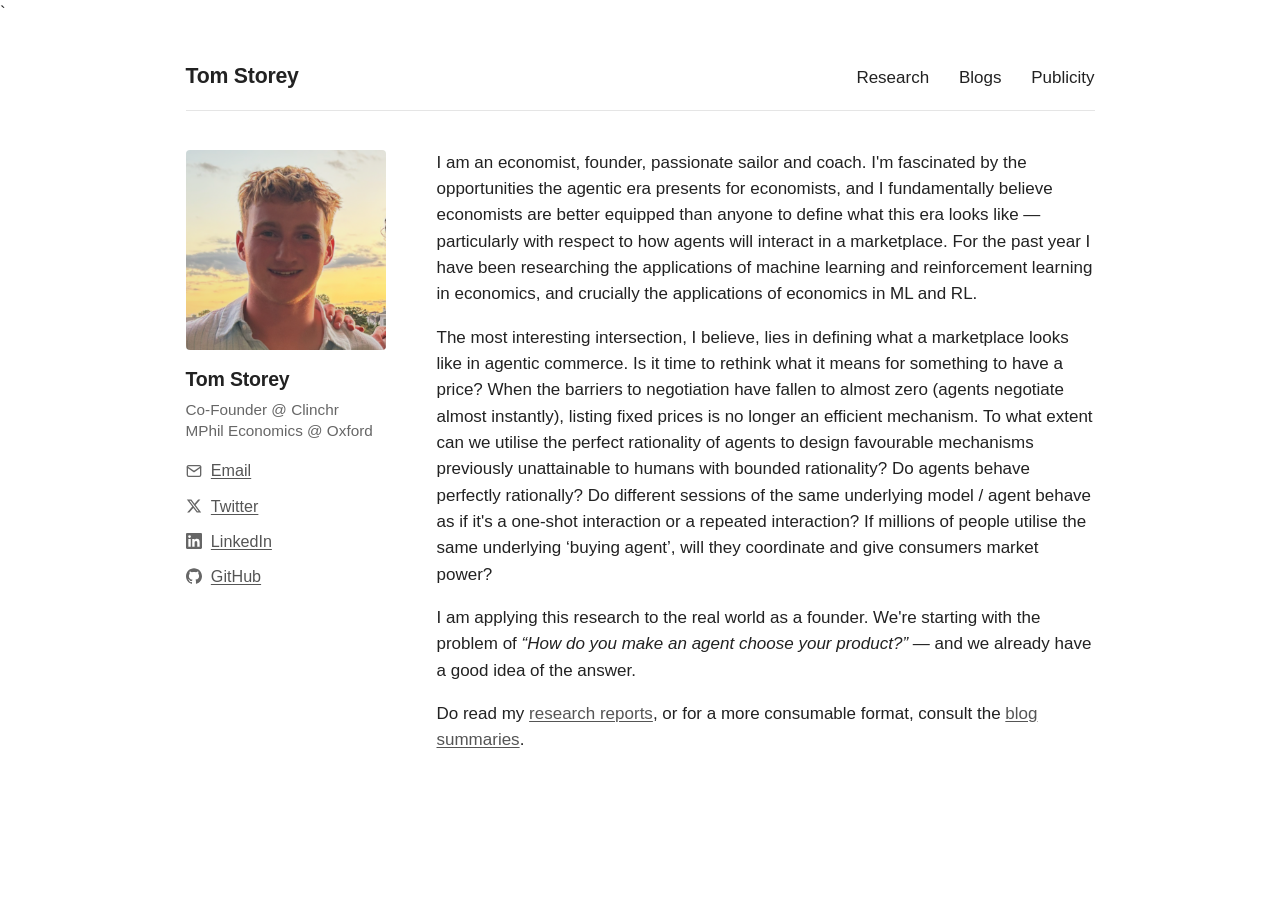
<file: index.html>
`<!doctype html>
<html lang="en">
<head>
  <meta charset="utf-8">
  <meta name="viewport" content="width=device-width, initial-scale=1">
  <title>Tom Storey</title>
  <meta name="description" content="Tom Storey — Co-Founder at Clinchr, MPhil Economics at Oxford. Researching the intersection of economics, machine learning, and agentic commerce.">
  <link rel="stylesheet" href="style.css">
</head>
<body>
  <div class="container">

    <header class="site-header">
      <div class="site-name"><a href="index.html">Tom Storey</a></div>
      <nav class="site-nav">
        <a href="research.html">Research</a>
        <a href="blogs.html">Blogs</a>
        <a href="publicity.html">Publicity</a>
      </nav>
    </header>

    <div class="layout">

      <aside class="sidebar">
        <img src="images/profile.jpg" alt="Tom Storey">
        <p class="name">Tom Storey</p>
        <p class="roles">
          <span>Co-Founder @ Clinchr</span>
          <span>MPhil Economics @ Oxford</span>
        </p>
        <ul>
          <li>
            <a href="mailto:tom@clinchr.ai">
              <svg xmlns="http://www.w3.org/2000/svg" width="16" height="16" viewBox="0 0 24 24" fill="none" stroke="currentColor" stroke-width="2" stroke-linecap="round" stroke-linejoin="round" aria-hidden="true"><path d="M4 4h16c1.1 0 2 .9 2 2v12c0 1.1-.9 2-2 2H4c-1.1 0-2-.9-2-2V6c0-1.1.9-2 2-2z"/><polyline points="22,6 12,13 2,6"/></svg>
              Email
            </a>
          </li>
          <li>
            <a href="https://x.com/TomStoreyEcon">
              <svg xmlns="http://www.w3.org/2000/svg" width="16" height="16" viewBox="0 0 24 24" fill="currentColor" aria-hidden="true"><path d="M18.244 2.25h3.308l-7.227 8.26 8.502 11.24H16.17l-5.214-6.817L4.99 21.75H1.68l7.73-8.835L1.254 2.25H8.08l4.713 6.231zm-1.161 17.52h1.833L7.084 4.126H5.117z"/></svg>
              Twitter
            </a>
          </li>
          <li>
            <a href="https://www.linkedin.com/in/tom-storey1">
              <svg xmlns="http://www.w3.org/2000/svg" width="16" height="16" viewBox="0 0 24 24" fill="currentColor" aria-hidden="true"><path d="M20.447 20.452h-3.554v-5.569c0-1.328-.027-3.037-1.852-3.037-1.853 0-2.136 1.445-2.136 2.939v5.667H9.351V9h3.414v1.561h.046c.477-.9 1.637-1.85 3.37-1.85 3.601 0 4.267 2.37 4.267 5.455v6.286zM5.337 7.433a2.062 2.062 0 01-2.063-2.065 2.063 2.063 0 112.063 2.065zm1.782 13.019H3.555V9h3.564v11.452zM22.225 0H1.771C.792 0 0 .774 0 1.729v20.542C0 23.227.792 24 1.771 24h20.451C23.2 24 24 23.227 24 22.271V1.729C24 .774 23.2 0 22.222 0h.003z"/></svg>
              LinkedIn
            </a>
          </li>
          <li>
            <a href="https://github.com/t-storey">
              <svg xmlns="http://www.w3.org/2000/svg" width="16" height="16" viewBox="0 0 24 24" fill="currentColor" aria-hidden="true"><path d="M12 .297c-6.63 0-12 5.373-12 12 0 5.303 3.438 9.8 8.205 11.385.6.113.82-.258.82-.577 0-.285-.01-1.04-.015-2.04-3.338.724-4.042-1.61-4.042-1.61C4.422 18.07 3.633 17.7 3.633 17.7c-1.087-.744.084-.729.084-.729 1.205.084 1.838 1.236 1.838 1.236 1.07 1.835 2.809 1.305 3.495.998.108-.776.417-1.305.76-1.605-2.665-.3-5.466-1.332-5.466-5.93 0-1.31.465-2.38 1.235-3.22-.135-.303-.54-1.523.105-3.176 0 0 1.005-.322 3.3 1.23.96-.267 1.98-.399 3-.405 1.02.006 2.04.138 3 .405 2.28-1.552 3.285-1.23 3.285-1.23.645 1.653.24 2.873.12 3.176.765.84 1.23 1.91 1.23 3.22 0 4.61-2.805 5.625-5.475 5.92.42.36.81 1.096.81 2.22 0 1.606-.015 2.896-.015 3.286 0 .315.21.69.825.57C20.565 22.092 24 17.592 24 12.297c0-6.627-5.373-12-12-12"/></svg>
              GitHub
            </a>
          </li>
        </ul>
      </aside>

      <main>
        <p>
          I am an economist, founder, passionate sailor and coach. I'm fascinated by
          the opportunities the agentic era presents for economists, and I
          fundamentally believe economists are better equipped than anyone to define
          what this era looks like &mdash; particularly with respect to how agents
          will interact in a marketplace. For the past year I have been researching
          the applications of machine learning and reinforcement learning in
          economics, and crucially the applications of economics in ML and RL.
        </p>

        <p>
          The most interesting intersection, I believe, lies in defining what a
          marketplace looks like in agentic commerce. Is it time to rethink what it
          means for something to have a price? When the barriers to negotiation have
          fallen to almost zero (agents negotiate almost instantly), listing fixed
          prices is no longer an efficient mechanism. To what extent can we utilise
          the perfect rationality of agents to design favourable mechanisms
          previously unattainable to humans with bounded rationality? Do agents
          behave perfectly rationally? Do different sessions of the same underlying
          model / agent behave as if it's a one-shot interaction or a repeated
          interaction? If millions of people utilise the same underlying
          &lsquo;buying agent&rsquo;, will they coordinate and give consumers
          market power?
        </p>

        <p>
          I am applying this research to the real world as a founder. We're starting
          with the problem of <em>&ldquo;How do you make an agent choose your
          product?&rdquo;</em> &mdash; and we already have a good idea of the answer.
        </p>

        <p>
          Do read my <a href="research.html">research reports</a>, or for a more
          consumable format, consult the <a href="blogs.html">blog summaries</a>.
        </p>
      </main>

    </div>

  </div>
</body>
</html>
</file>
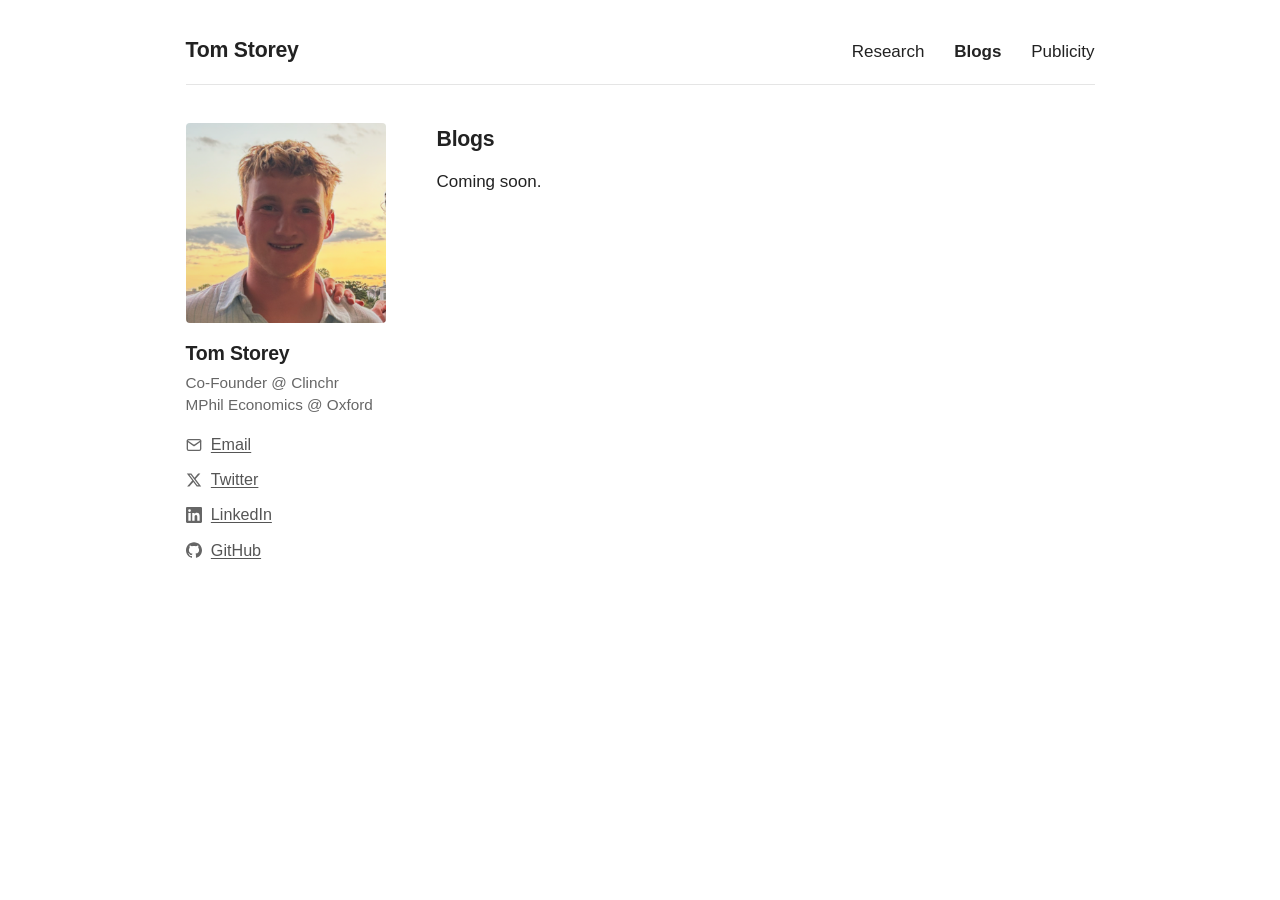
<file: blogs.html>
<!doctype html>
<html lang="en">
<head>
  <meta charset="utf-8">
  <meta name="viewport" content="width=device-width, initial-scale=1">
  <title>Blogs &mdash; Tom Storey</title>
  <link rel="stylesheet" href="style.css">
</head>
<body>
  <div class="container">

    <header class="site-header">
      <div class="site-name"><a href="index.html">Tom Storey</a></div>
      <nav class="site-nav">
        <a href="research.html">Research</a>
        <a href="blogs.html" class="active">Blogs</a>
        <a href="publicity.html">Publicity</a>
      </nav>
    </header>

    <div class="layout">

      <aside class="sidebar">
        <img src="images/profile.jpg" alt="Tom Storey">
        <p class="name">Tom Storey</p>
        <p class="roles">
          <span>Co-Founder @ Clinchr</span>
          <span>MPhil Economics @ Oxford</span>
        </p>
        <ul>
          <li>
            <a href="mailto:tom@clinchr.ai">
              <svg xmlns="http://www.w3.org/2000/svg" width="16" height="16" viewBox="0 0 24 24" fill="none" stroke="currentColor" stroke-width="2" stroke-linecap="round" stroke-linejoin="round" aria-hidden="true"><path d="M4 4h16c1.1 0 2 .9 2 2v12c0 1.1-.9 2-2 2H4c-1.1 0-2-.9-2-2V6c0-1.1.9-2 2-2z"/><polyline points="22,6 12,13 2,6"/></svg>
              Email
            </a>
          </li>
          <li>
            <a href="https://x.com/TomStoreyEcon">
              <svg xmlns="http://www.w3.org/2000/svg" width="16" height="16" viewBox="0 0 24 24" fill="currentColor" aria-hidden="true"><path d="M18.244 2.25h3.308l-7.227 8.26 8.502 11.24H16.17l-5.214-6.817L4.99 21.75H1.68l7.73-8.835L1.254 2.25H8.08l4.713 6.231zm-1.161 17.52h1.833L7.084 4.126H5.117z"/></svg>
              Twitter
            </a>
          </li>
          <li>
            <a href="https://www.linkedin.com/in/tom-storey1">
              <svg xmlns="http://www.w3.org/2000/svg" width="16" height="16" viewBox="0 0 24 24" fill="currentColor" aria-hidden="true"><path d="M20.447 20.452h-3.554v-5.569c0-1.328-.027-3.037-1.852-3.037-1.853 0-2.136 1.445-2.136 2.939v5.667H9.351V9h3.414v1.561h.046c.477-.9 1.637-1.85 3.37-1.85 3.601 0 4.267 2.37 4.267 5.455v6.286zM5.337 7.433a2.062 2.062 0 01-2.063-2.065 2.063 2.063 0 112.063 2.065zm1.782 13.019H3.555V9h3.564v11.452zM22.225 0H1.771C.792 0 0 .774 0 1.729v20.542C0 23.227.792 24 1.771 24h20.451C23.2 24 24 23.227 24 22.271V1.729C24 .774 23.2 0 22.222 0h.003z"/></svg>
              LinkedIn
            </a>
          </li>
          <li>
            <a href="https://github.com/t-storey">
              <svg xmlns="http://www.w3.org/2000/svg" width="16" height="16" viewBox="0 0 24 24" fill="currentColor" aria-hidden="true"><path d="M12 .297c-6.63 0-12 5.373-12 12 0 5.303 3.438 9.8 8.205 11.385.6.113.82-.258.82-.577 0-.285-.01-1.04-.015-2.04-3.338.724-4.042-1.61-4.042-1.61C4.422 18.07 3.633 17.7 3.633 17.7c-1.087-.744.084-.729.084-.729 1.205.084 1.838 1.236 1.838 1.236 1.07 1.835 2.809 1.305 3.495.998.108-.776.417-1.305.76-1.605-2.665-.3-5.466-1.332-5.466-5.93 0-1.31.465-2.38 1.235-3.22-.135-.303-.54-1.523.105-3.176 0 0 1.005-.322 3.3 1.23.96-.267 1.98-.399 3-.405 1.02.006 2.04.138 3 .405 2.28-1.552 3.285-1.23 3.285-1.23.645 1.653.24 2.873.12 3.176.765.84 1.23 1.91 1.23 3.22 0 4.61-2.805 5.625-5.475 5.92.42.36.81 1.096.81 2.22 0 1.606-.015 2.896-.015 3.286 0 .315.21.69.825.57C20.565 22.092 24 17.592 24 12.297c0-6.627-5.373-12-12-12"/></svg>
              GitHub
            </a>
          </li>
        </ul>
      </aside>

      <main>
        <h2>Blogs</h2>
        <p>Coming soon.</p>
      </main>

    </div>

  </div>
</body>
</html>
</file>
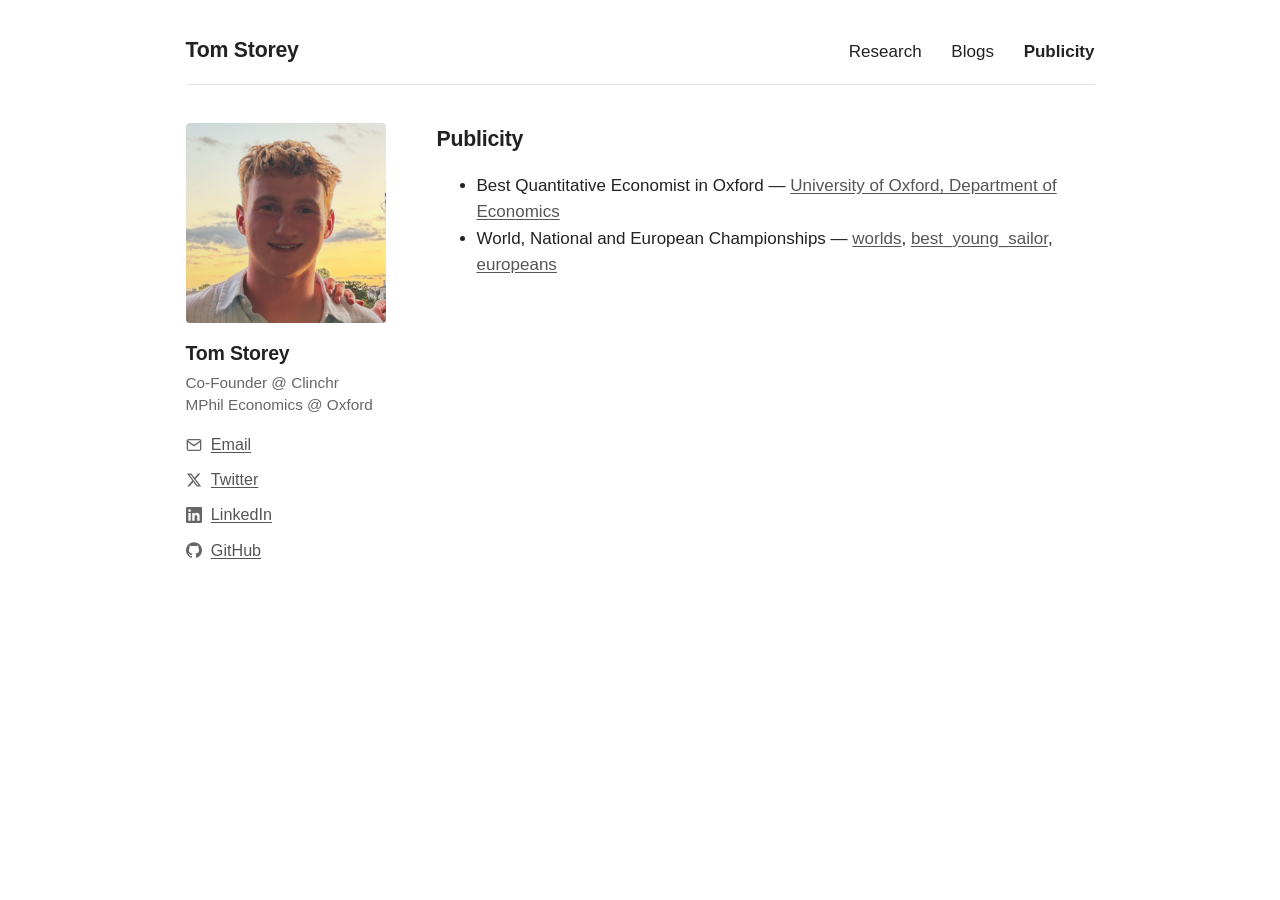
<file: publicity.html>
<!doctype html>
<html lang="en">
<head>
  <meta charset="utf-8">
  <meta name="viewport" content="width=device-width, initial-scale=1">
  <title>Publicity &mdash; Tom Storey</title>
  <link rel="stylesheet" href="style.css">
</head>
<body>
  <div class="container">

    <header class="site-header">
      <div class="site-name"><a href="index.html">Tom Storey</a></div>
      <nav class="site-nav">
        <a href="research.html">Research</a>
        <a href="blogs.html">Blogs</a>
        <a href="publicity.html" class="active">Publicity</a>
      </nav>
    </header>

    <div class="layout">

      <aside class="sidebar">
        <img src="images/profile.jpg" alt="Tom Storey">
        <p class="name">Tom Storey</p>
        <p class="roles">
          <span>Co-Founder @ Clinchr</span>
          <span>MPhil Economics @ Oxford</span>
        </p>
        <ul>
          <li>
            <a href="mailto:tom@clinchr.ai">
              <svg xmlns="http://www.w3.org/2000/svg" width="16" height="16" viewBox="0 0 24 24" fill="none" stroke="currentColor" stroke-width="2" stroke-linecap="round" stroke-linejoin="round" aria-hidden="true"><path d="M4 4h16c1.1 0 2 .9 2 2v12c0 1.1-.9 2-2 2H4c-1.1 0-2-.9-2-2V6c0-1.1.9-2 2-2z"/><polyline points="22,6 12,13 2,6"/></svg>
              Email
            </a>
          </li>
          <li>
            <a href="https://x.com/TomStoreyEcon">
              <svg xmlns="http://www.w3.org/2000/svg" width="16" height="16" viewBox="0 0 24 24" fill="currentColor" aria-hidden="true"><path d="M18.244 2.25h3.308l-7.227 8.26 8.502 11.24H16.17l-5.214-6.817L4.99 21.75H1.68l7.73-8.835L1.254 2.25H8.08l4.713 6.231zm-1.161 17.52h1.833L7.084 4.126H5.117z"/></svg>
              Twitter
            </a>
          </li>
          <li>
            <a href="https://www.linkedin.com/in/tom-storey1">
              <svg xmlns="http://www.w3.org/2000/svg" width="16" height="16" viewBox="0 0 24 24" fill="currentColor" aria-hidden="true"><path d="M20.447 20.452h-3.554v-5.569c0-1.328-.027-3.037-1.852-3.037-1.853 0-2.136 1.445-2.136 2.939v5.667H9.351V9h3.414v1.561h.046c.477-.9 1.637-1.85 3.37-1.85 3.601 0 4.267 2.37 4.267 5.455v6.286zM5.337 7.433a2.062 2.062 0 01-2.063-2.065 2.063 2.063 0 112.063 2.065zm1.782 13.019H3.555V9h3.564v11.452zM22.225 0H1.771C.792 0 0 .774 0 1.729v20.542C0 23.227.792 24 1.771 24h20.451C23.2 24 24 23.227 24 22.271V1.729C24 .774 23.2 0 22.222 0h.003z"/></svg>
              LinkedIn
            </a>
          </li>
          <li>
            <a href="https://github.com/t-storey">
              <svg xmlns="http://www.w3.org/2000/svg" width="16" height="16" viewBox="0 0 24 24" fill="currentColor" aria-hidden="true"><path d="M12 .297c-6.63 0-12 5.373-12 12 0 5.303 3.438 9.8 8.205 11.385.6.113.82-.258.82-.577 0-.285-.01-1.04-.015-2.04-3.338.724-4.042-1.61-4.042-1.61C4.422 18.07 3.633 17.7 3.633 17.7c-1.087-.744.084-.729.084-.729 1.205.084 1.838 1.236 1.838 1.236 1.07 1.835 2.809 1.305 3.495.998.108-.776.417-1.305.76-1.605-2.665-.3-5.466-1.332-5.466-5.93 0-1.31.465-2.38 1.235-3.22-.135-.303-.54-1.523.105-3.176 0 0 1.005-.322 3.3 1.23.96-.267 1.98-.399 3-.405 1.02.006 2.04.138 3 .405 2.28-1.552 3.285-1.23 3.285-1.23.645 1.653.24 2.873.12 3.176.765.84 1.23 1.91 1.23 3.22 0 4.61-2.805 5.625-5.475 5.92.42.36.81 1.096.81 2.22 0 1.606-.015 2.896-.015 3.286 0 .315.21.69.825.57C20.565 22.092 24 17.592 24 12.297c0-6.627-5.373-12-12-12"/></svg>
              GitHub
            </a>
          </li>
        </ul>
      </aside>

      <main>
        <h2>Publicity</h2>
        <ul>
          <li>
            Best Quantitative Economist in Oxford &mdash;
            <a href="https://www.economics.ox.ac.uk/article/congratulations-to-our-undergraduate-prize-winners">University of Oxford, Department of Economics</a>
          </li>
          <li>
            World, National and European Championships &mdash;
            <a href="https://www.yorkpress.co.uk/sport/other/13632517.is-tom-storey-one-of-sailings-youngest-world-champions/">worlds</a>,
            <a href="https://www.harrogateadvertiser.co.uk/news/teenager-sails-to-top-award-813206">best_young_sailor</a>,
            <a href="https://www.sail-world.com/photo/218912">europeans</a>
          </li>
        </ul>
      </main>

    </div>

  </div>
</body>
</html>
</file>
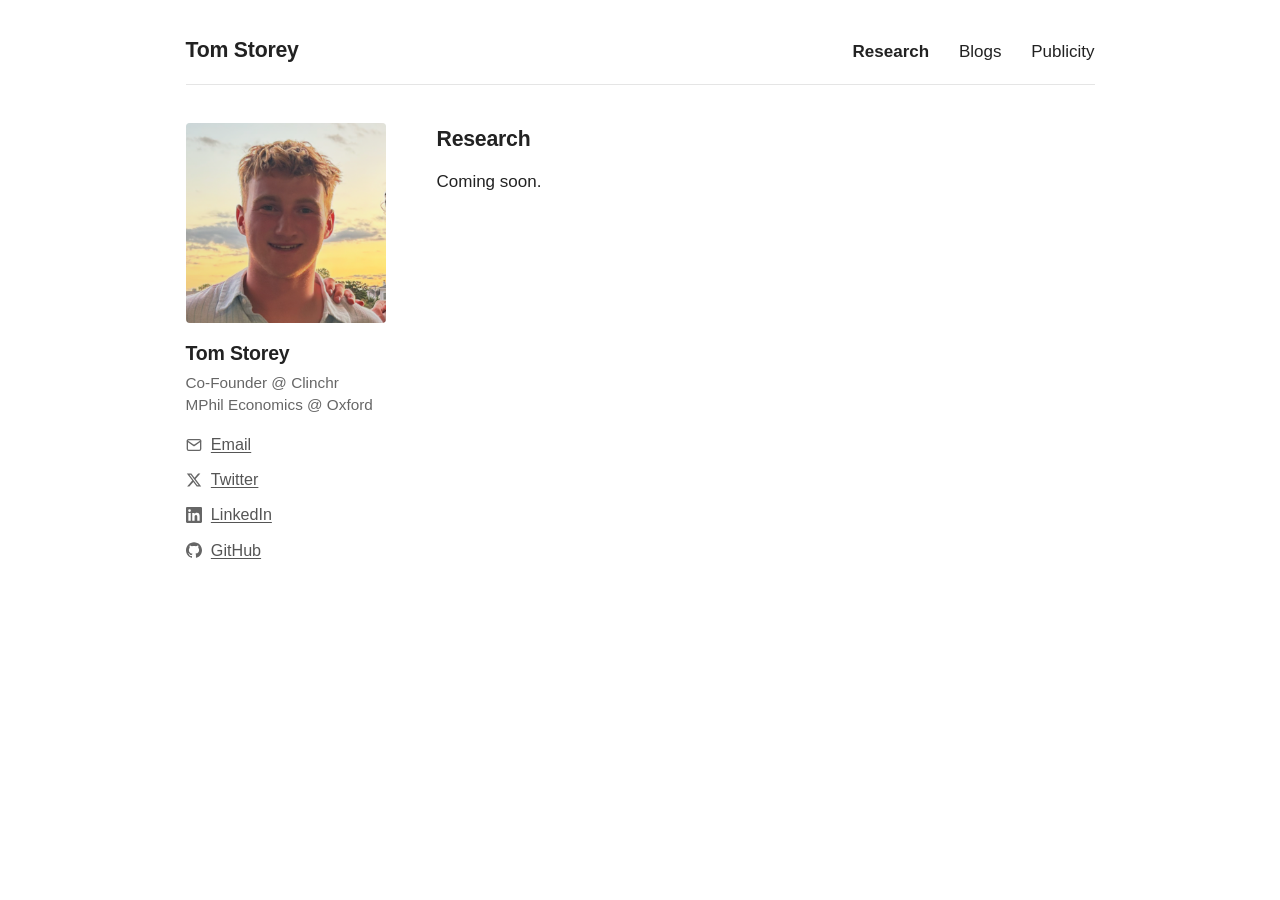
<file: research.html>
<!doctype html>
<html lang="en">
<head>
  <meta charset="utf-8">
  <meta name="viewport" content="width=device-width, initial-scale=1">
  <title>Research &mdash; Tom Storey</title>
  <link rel="stylesheet" href="style.css">
</head>
<body>
  <div class="container">

    <header class="site-header">
      <div class="site-name"><a href="index.html">Tom Storey</a></div>
      <nav class="site-nav">
        <a href="research.html" class="active">Research</a>
        <a href="blogs.html">Blogs</a>
        <a href="publicity.html">Publicity</a>
      </nav>
    </header>

    <div class="layout">

      <aside class="sidebar">
        <img src="images/profile.jpg" alt="Tom Storey">
        <p class="name">Tom Storey</p>
        <p class="roles">
          <span>Co-Founder @ Clinchr</span>
          <span>MPhil Economics @ Oxford</span>
        </p>
        <ul>
          <li>
            <a href="mailto:tom@clinchr.ai">
              <svg xmlns="http://www.w3.org/2000/svg" width="16" height="16" viewBox="0 0 24 24" fill="none" stroke="currentColor" stroke-width="2" stroke-linecap="round" stroke-linejoin="round" aria-hidden="true"><path d="M4 4h16c1.1 0 2 .9 2 2v12c0 1.1-.9 2-2 2H4c-1.1 0-2-.9-2-2V6c0-1.1.9-2 2-2z"/><polyline points="22,6 12,13 2,6"/></svg>
              Email
            </a>
          </li>
          <li>
            <a href="https://x.com/TomStoreyEcon">
              <svg xmlns="http://www.w3.org/2000/svg" width="16" height="16" viewBox="0 0 24 24" fill="currentColor" aria-hidden="true"><path d="M18.244 2.25h3.308l-7.227 8.26 8.502 11.24H16.17l-5.214-6.817L4.99 21.75H1.68l7.73-8.835L1.254 2.25H8.08l4.713 6.231zm-1.161 17.52h1.833L7.084 4.126H5.117z"/></svg>
              Twitter
            </a>
          </li>
          <li>
            <a href="https://www.linkedin.com/in/tom-storey1">
              <svg xmlns="http://www.w3.org/2000/svg" width="16" height="16" viewBox="0 0 24 24" fill="currentColor" aria-hidden="true"><path d="M20.447 20.452h-3.554v-5.569c0-1.328-.027-3.037-1.852-3.037-1.853 0-2.136 1.445-2.136 2.939v5.667H9.351V9h3.414v1.561h.046c.477-.9 1.637-1.85 3.37-1.85 3.601 0 4.267 2.37 4.267 5.455v6.286zM5.337 7.433a2.062 2.062 0 01-2.063-2.065 2.063 2.063 0 112.063 2.065zm1.782 13.019H3.555V9h3.564v11.452zM22.225 0H1.771C.792 0 0 .774 0 1.729v20.542C0 23.227.792 24 1.771 24h20.451C23.2 24 24 23.227 24 22.271V1.729C24 .774 23.2 0 22.222 0h.003z"/></svg>
              LinkedIn
            </a>
          </li>
          <li>
            <a href="https://github.com/t-storey">
              <svg xmlns="http://www.w3.org/2000/svg" width="16" height="16" viewBox="0 0 24 24" fill="currentColor" aria-hidden="true"><path d="M12 .297c-6.63 0-12 5.373-12 12 0 5.303 3.438 9.8 8.205 11.385.6.113.82-.258.82-.577 0-.285-.01-1.04-.015-2.04-3.338.724-4.042-1.61-4.042-1.61C4.422 18.07 3.633 17.7 3.633 17.7c-1.087-.744.084-.729.084-.729 1.205.084 1.838 1.236 1.838 1.236 1.07 1.835 2.809 1.305 3.495.998.108-.776.417-1.305.76-1.605-2.665-.3-5.466-1.332-5.466-5.93 0-1.31.465-2.38 1.235-3.22-.135-.303-.54-1.523.105-3.176 0 0 1.005-.322 3.3 1.23.96-.267 1.98-.399 3-.405 1.02.006 2.04.138 3 .405 2.28-1.552 3.285-1.23 3.285-1.23.645 1.653.24 2.873.12 3.176.765.84 1.23 1.91 1.23 3.22 0 4.61-2.805 5.625-5.475 5.92.42.36.81 1.096.81 2.22 0 1.606-.015 2.896-.015 3.286 0 .315.21.69.825.57C20.565 22.092 24 17.592 24 12.297c0-6.627-5.373-12-12-12"/></svg>
              GitHub
            </a>
          </li>
        </ul>
      </aside>

      <main>
        <h2>Research</h2>
        <p>Coming soon.</p>
      </main>

    </div>

  </div>
</body>
</html>
</file>
<file: style.css>
/* Tom Storey — personal site
   Minimalist academic layout with left sidebar (à la Maximilian Kasy / DiTraglia) */

:root {
  --text: #222;
  --muted: #666;
  --link: #555;
  --link-hover: #111;
  --rule: #e5e5e5;
  --bg: #ffffff;
  --max-width: 960px;
  --sidebar-width: 200px;
}

* { box-sizing: border-box; }

html, body {
  margin: 0;
  padding: 0;
  background: var(--bg);
  color: var(--text);
  font-family: -apple-system, BlinkMacSystemFont, "Segoe UI", Helvetica, Arial, sans-serif;
  font-size: 17px;
  line-height: 1.55;
  -webkit-font-smoothing: antialiased;
}

.container {
  max-width: var(--max-width);
  margin: 0 auto;
  padding: 2rem 1.5rem 3rem;
}

/* Header */
.site-header {
  display: flex;
  flex-wrap: wrap;
  align-items: baseline;
  justify-content: space-between;
  gap: 1rem;
  padding-bottom: 1rem;
  border-bottom: 1px solid var(--rule);
  margin-bottom: 2.25rem;
}

.site-name {
  font-size: 1.25rem;
  font-weight: 600;
  letter-spacing: -0.01em;
}

.site-name a {
  color: var(--text);
  text-decoration: none;
}

.site-nav {
  display: flex;
  gap: 1.75rem;
  font-size: 1rem;
}

.site-nav a {
  color: var(--text);
  text-decoration: none;
}

.site-nav a:hover { color: var(--link-hover); text-decoration: underline; }
.site-nav a.active { font-weight: 600; }

/* Two-column layout: sidebar + main */
.layout {
  display: grid;
  grid-template-columns: var(--sidebar-width) 1fr;
  gap: 3rem;
  align-items: start;
}

/* Sidebar */
.sidebar {
  font-size: 0.95rem;
}

.sidebar img {
  width: 100%;
  aspect-ratio: 1 / 1;
  object-fit: cover;
  border-radius: 4px;
  background: #f2f2f2;
  display: block;
}

.sidebar .name {
  margin: 0.85rem 0 0.25rem;
  font-size: 1.15rem;
  font-weight: 600;
  letter-spacing: -0.01em;
  color: var(--text);
}

.sidebar .roles {
  margin: 0 0 1rem;
  color: var(--muted);
  font-size: 0.9rem;
  line-height: 1.4;
}

.sidebar .roles span { display: block; }

.sidebar ul {
  list-style: none;
  padding: 0;
  margin: 0;
  display: flex;
  flex-direction: column;
  gap: 0.45rem;
}

.sidebar li a {
  display: inline-flex;
  align-items: center;
  gap: 0.55rem;
  color: var(--link);
  text-decoration: underline;
  text-underline-offset: 2px;
}

.sidebar li a:hover { color: var(--link-hover); }
.sidebar li a:visited { color: var(--link); }

.sidebar svg {
  flex: 0 0 auto;
  color: var(--muted);
}

/* Main content links */
main a {
  color: var(--link);
  text-decoration: underline;
  text-underline-offset: 2px;
}

main a:hover    { color: var(--link-hover); }
main a:visited  { color: var(--link); }

main a.link-blue,
main a.link-blue:visited { color: #0645ad; }
main a.link-blue:hover   { color: #0b0080; }

main p { margin: 0 0 1rem; }

main h2 {
  font-size: 1.25rem;
  margin: 0 0 0.75rem;
  font-weight: 600;
  letter-spacing: -0.01em;
}

main h3 {
  font-size: 1.05rem;
  margin: 1.5rem 0 0.5rem;
  font-weight: 600;
}

/* Mobile */
@media (max-width: 720px) {
  body { font-size: 16px; }
  .container { padding: 1.5rem 1rem 2rem; }

  .layout {
    grid-template-columns: 1fr;
    gap: 2rem;
  }

  .sidebar {
    max-width: 260px;
    margin: 0 auto;
    text-align: center;
  }

  .sidebar ul {
    align-items: center;
  }

  .site-header {
    flex-direction: column;
    align-items: flex-start;
    gap: 0.5rem;
  }

  .site-nav { gap: 1.25rem; }
}
</file>
